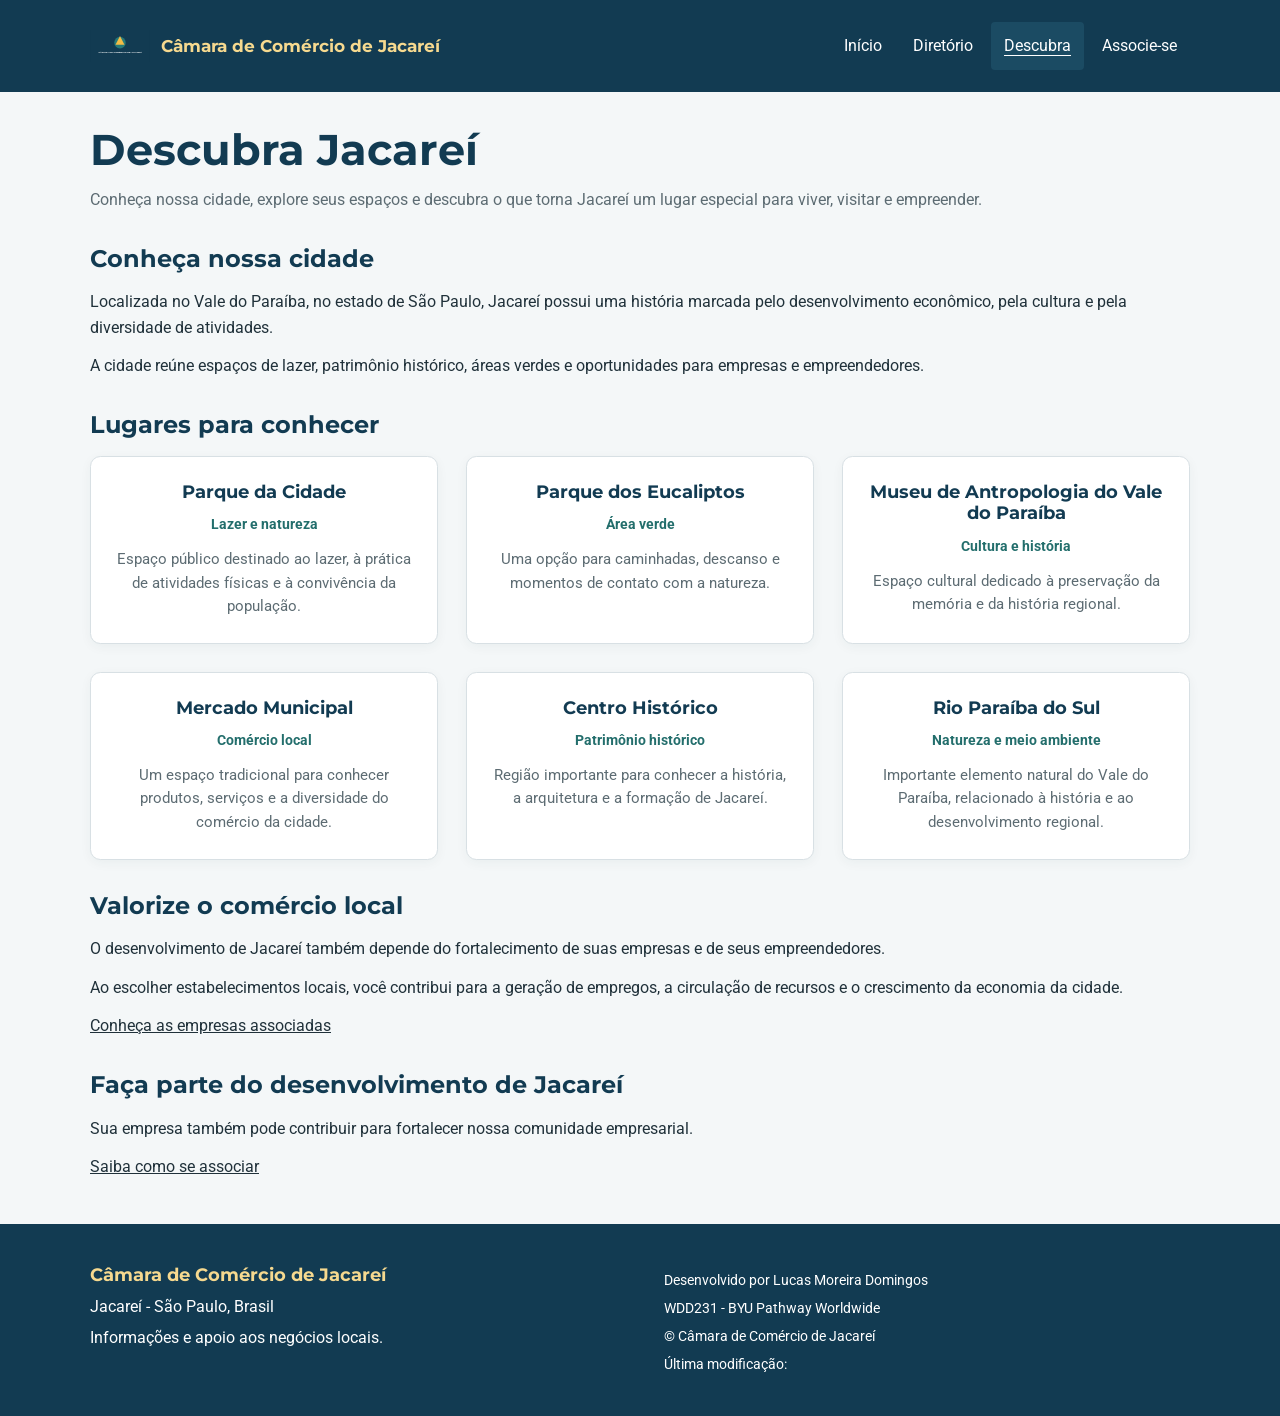
<file: camara/index.html>
<!DOCTYPE html>
<html lang="pt-BR">

<head>
    <meta charset="UTF-8">
    <meta name="viewport" content="width=device-width, initial-scale=1.0">

    <title>Descubra Jacareí | Câmara de Comércio de Jacareí</title>

    <meta name="description"
        content="Descubra Jacareí, conheça seus espaços culturais, áreas de lazer, história e oportunidades de desenvolvimento local.">

    <meta name="author" content="Lucas Moreira Domingos">
    <meta name="theme-color" content="#123b52">

    <!-- Favicon -->
    <link rel="icon" href="imagens/favicon.svg" type="image/svg+xml">

    <!-- Open Graph -->
    <meta property="og:title"
        content="Descubra Jacareí | Câmara de Comércio de Jacareí">

    <meta property="og:description"
        content="Explore Jacareí e conheça os lugares, a cultura e as oportunidades da cidade.">

    <meta property="og:image"
        content="https://luketa3965.github.io/wdd231/camara/imagens/compartilhamento.png">

    <meta property="og:url"
        content="https://luketa3965.github.io/wdd231/camara/descubra.html">

    <meta property="og:type" content="website">
    <!-- GOOGLE FONTS -->
    <link rel="preconnect" href="https://fonts.googleapis.com">
    <link rel="preconnect" href="https://fonts.gstatic.com" crossorigin>
    <link href="https://fonts.googleapis.com/css2?family=Montserrat:wght@400;500;600;700;800&family=Roboto:wght@400;500;700&display=swap" rel="stylesheet">

<!-- CSS -->
    <link rel="stylesheet" href="estilos/normalize.css">
    <link rel="stylesheet" href="estilos/telas-pequenas.css">
    <link rel="stylesheet" href="estilos/telas-grandes.css">

    <!-- JavaScript -->
    <script src="scripts/main.js" defer></script>

</head>

<body>

    <!-- CABEÇALHO -->
    <header class="site-header">

        <div class="brand">

            <a href="index.html" class="brand-link">

                <img
                    src="imagens/compartilhamento.svg"
                    alt="Logo da Câmara de Comércio de Jacareí"
                    width="60"
                    height="60">

                <span class="brand-name">
                    Câmara de Comércio de Jacareí
                </span>

            </a>

        </div>

        <!-- MENU MOBILE -->
        <button
            id="menu-button"
            class="menu-button"
            type="button"
            aria-label="Abrir menu de navegação"
            aria-expanded="false"
            aria-controls="primary-nav">

            ☰

        </button>

        <!-- NAVEGAÇÃO -->
        <nav
            id="primary-nav"
            class="primary-nav"
            aria-label="Navegação principal">

            <a href="index.html">Início</a>

            <a href="diretorio.html">Diretório</a>

            <a href="descubra.html" aria-current="page">
                Descubra
            </a>

            <a href="associe-se.html">Associe-se</a>

        </nav>

    </header>

    <!-- CONTEÚDO PRINCIPAL -->
    <main class="directory-main">

        <section class="directory-section">

            <!-- TÍTULO -->
            <div class="directory-heading">

                <div>

                    <h1>Descubra Jacareí</h1>

                    <p>
                        Conheça nossa cidade, explore seus espaços
                        e descubra o que torna Jacareí um lugar
                        especial para viver, visitar e empreender.
                    </p>

                </div>

            </div>

            <!-- APRESENTAÇÃO -->
            <section aria-labelledby="about-title">

                <h2 id="about-title">
                    Conheça nossa cidade
                </h2>

                <p>
                    Localizada no Vale do Paraíba, no estado de São Paulo,
                    Jacareí possui uma história marcada pelo desenvolvimento
                    econômico, pela cultura e pela diversidade de atividades.
                </p>

                <p>
                    A cidade reúne espaços de lazer, patrimônio histórico,
                    áreas verdes e oportunidades para empresas e
                    empreendedores.
                </p>

            </section>

            <!-- PONTOS DE INTERESSE -->
            <section aria-labelledby="places-title">

                <h2 id="places-title">
                    Lugares para conhecer
                </h2>

                <div class="members-grid">

                    <article class="member-card">

                        <h3>Parque da Cidade</h3>

                        <p class="member-category">
                            Lazer e natureza
                        </p>

                        <p class="member-details">
                            Espaço público destinado ao lazer,
                            à prática de atividades físicas e
                            à convivência da população.
                        </p>

                    </article>

                    <article class="member-card">

                        <h3>Parque dos Eucaliptos</h3>

                        <p class="member-category">
                            Área verde
                        </p>

                        <p class="member-details">
                            Uma opção para caminhadas, descanso
                            e momentos de contato com a natureza.
                        </p>

                    </article>

                    <article class="member-card">

                        <h3>Museu de Antropologia do Vale do Paraíba</h3>

                        <p class="member-category">
                            Cultura e história
                        </p>

                        <p class="member-details">
                            Espaço cultural dedicado à preservação
                            da memória e da história regional.
                        </p>

                    </article>

                    <article class="member-card">

                        <h3>Mercado Municipal</h3>

                        <p class="member-category">
                            Comércio local
                        </p>

                        <p class="member-details">
                            Um espaço tradicional para conhecer
                            produtos, serviços e a diversidade
                            do comércio da cidade.
                        </p>

                    </article>

                    <article class="member-card">

                        <h3>Centro Histórico</h3>

                        <p class="member-category">
                            Patrimônio histórico
                        </p>

                        <p class="member-details">
                            Região importante para conhecer
                            a história, a arquitetura e a
                            formação de Jacareí.
                        </p>

                    </article>

                    <article class="member-card">

                        <h3>Rio Paraíba do Sul</h3>

                        <p class="member-category">
                            Natureza e meio ambiente
                        </p>

                        <p class="member-details">
                            Importante elemento natural do Vale
                            do Paraíba, relacionado à história
                            e ao desenvolvimento regional.
                        </p>

                    </article>

                </div>

            </section>

            <!-- DESENVOLVIMENTO LOCAL -->
            <section aria-labelledby="local-title">

                <h2 id="local-title">
                    Valorize o comércio local
                </h2>

                <p>
                    O desenvolvimento de Jacareí também depende
                    do fortalecimento de suas empresas e de seus
                    empreendedores.
                </p>

                <p>
                    Ao escolher estabelecimentos locais, você
                    contribui para a geração de empregos,
                    a circulação de recursos e o crescimento
                    da economia da cidade.
                </p>

                <p>
                    <a href="diretorio.html">
                        Conheça as empresas associadas
                    </a>
                </p>

            </section>

            <!-- CHAMADA PARA ASSOCIAÇÃO -->
            <section aria-labelledby="join-title">

                <h2 id="join-title">
                    Faça parte do desenvolvimento de Jacareí
                </h2>

                <p>
                    Sua empresa também pode contribuir para
                    fortalecer nossa comunidade empresarial.
                </p>

                <p>
                    <a href="associe-se.html">
                        Saiba como se associar
                    </a>
                </p>

            </section>

        </section>

    </main>

    <!-- RODAPÉ -->
    <footer class="site-footer">

        <div class="footer-contact">

            <h2>Câmara de Comércio de Jacareí</h2>

            <p>Jacareí - São Paulo, Brasil</p>

            <p>Informações e apoio aos negócios locais.</p>

        </div>

        <div class="footer-development">

            <p>Desenvolvido por Lucas Moreira Domingos</p>

            <p>WDD231 - BYU Pathway Worldwide</p>

            <p>
                © <span id="current-year"></span>
                Câmara de Comércio de Jacareí
            </p>

            <p>
                Última modificação:
                <span id="last-modified"></span>
            </p>

        </div>

    </footer>

</body>

</html>
</file>
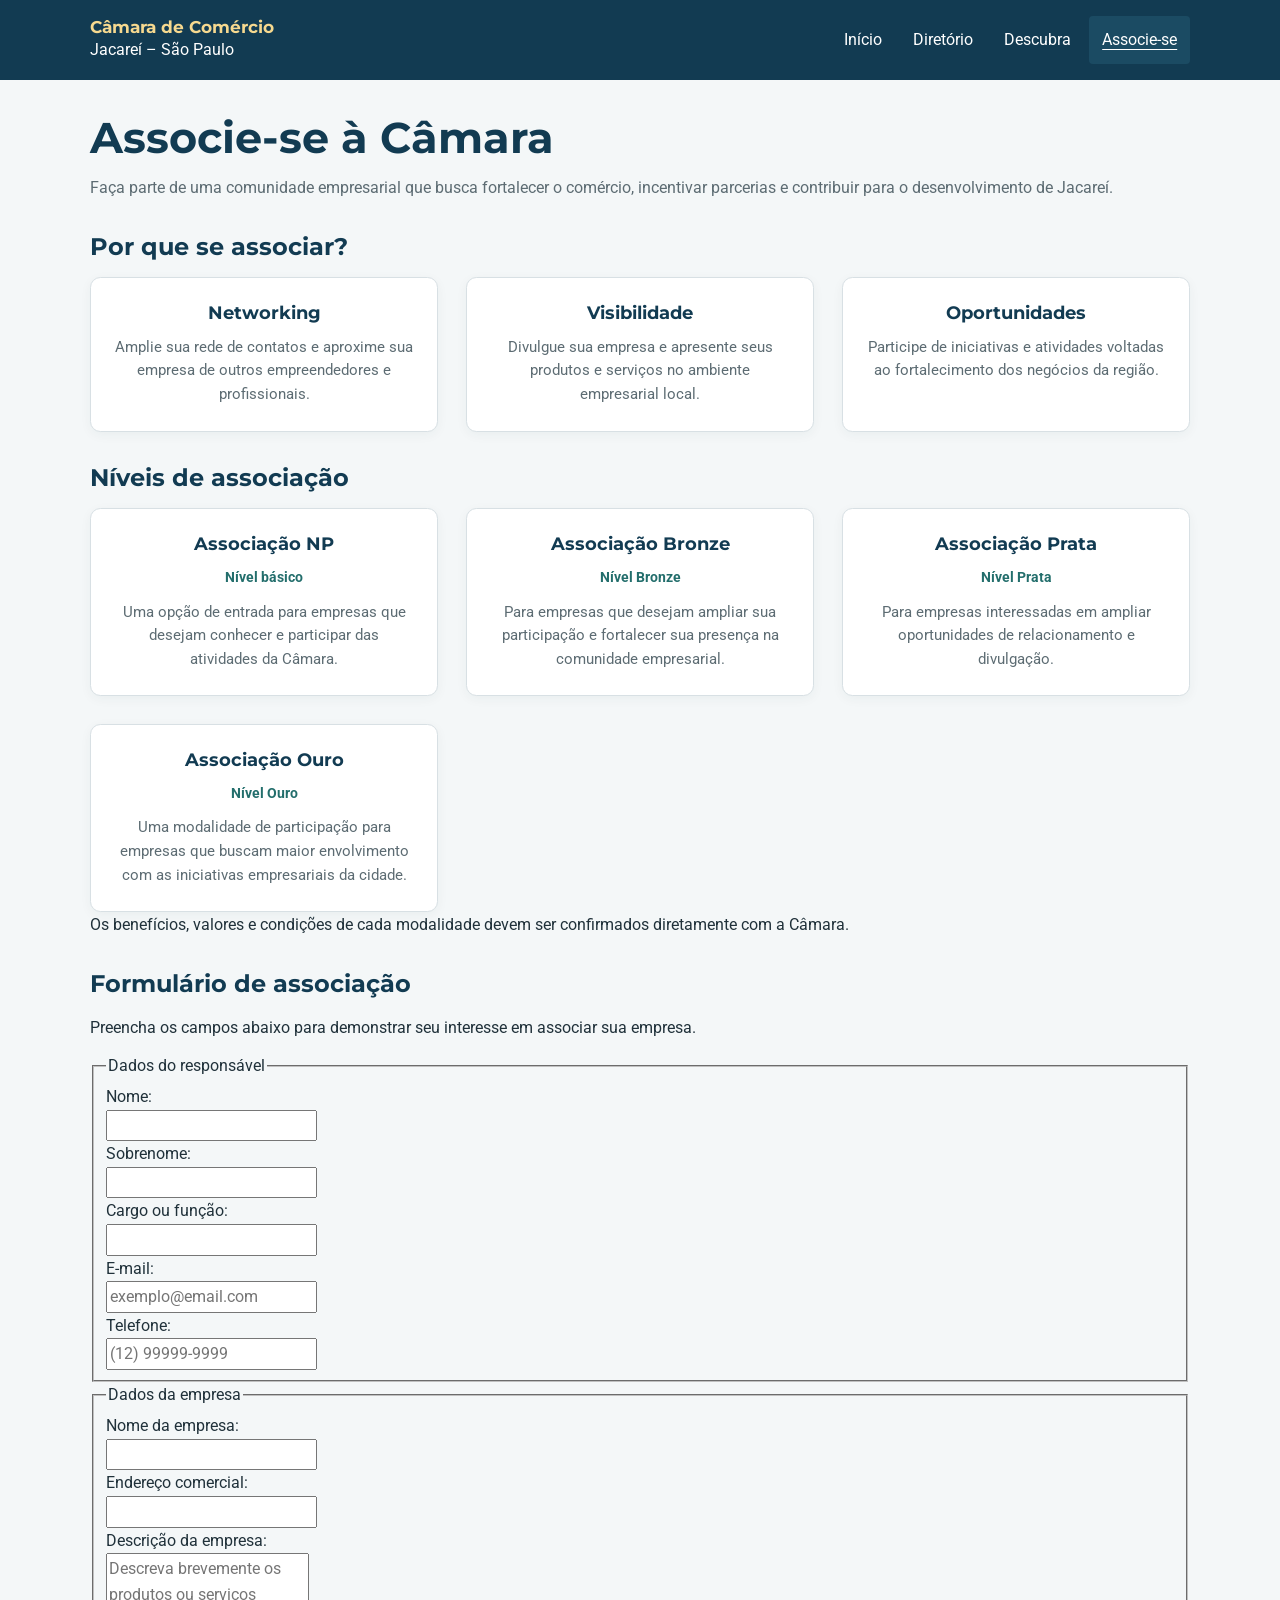
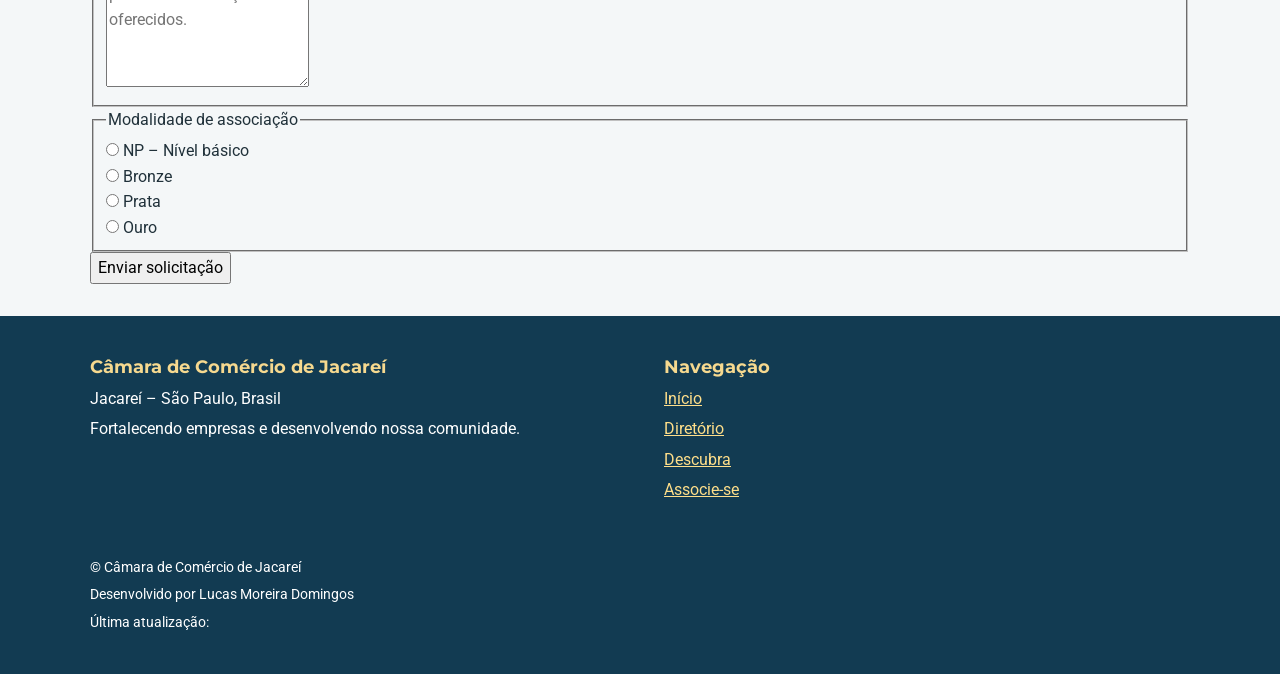
<file: camara/associe-se.html>
<!DOCTYPE html>
<html lang="pt-BR">

<head>
    <meta charset="UTF-8">
    <meta name="viewport" content="width=device-width, initial-scale=1.0">

    <title>Associe-se | Câmara de Comércio de Jacareí</title>

    <meta name="description"
        content="Associe sua empresa à Câmara de Comércio de Jacareí. Conheça os níveis de associação e faça parte do desenvolvimento empresarial da cidade.">

    <meta name="author" content="Lucas Moreira Domingos">

    <meta property="og:title" content="Associe-se | Câmara de Comércio de Jacareí">
    <meta property="og:description"
        content="Faça parte da Câmara de Comércio de Jacareí e fortaleça sua empresa.">
    <meta property="og:type" content="website">
    <meta property="og:url"
        content="https://luketa3965.github.io/wdd231/camara/associe-se.html">
    <meta property="og:image"
        content="https://luketa3965.github.io/wdd231/camara/imagens/compartilhamento.png">

    <link rel="icon" href="imagens/favicon.svg" type="image/svg+xml">
    <!-- GOOGLE FONTS -->
    <link rel="preconnect" href="https://fonts.googleapis.com">
    <link rel="preconnect" href="https://fonts.gstatic.com" crossorigin>
    <link href="https://fonts.googleapis.com/css2?family=Montserrat:wght@400;500;600;700;800&family=Roboto:wght@400;500;700&display=swap" rel="stylesheet">

<!-- CSS -->
    <link rel="stylesheet" href="estilos/normalize.css">
    <link rel="stylesheet" href="estilos/telas-pequenas.css">
    <link rel="stylesheet" href="estilos/telas-grandes.css">

    <!-- JavaScript -->
    <script src="scripts/main.js" defer></script>
</head>

<body>

    <header class="site-header">

        <div class="brand">
            <a class="brand-link" href="index.html">
                <div>
                    <h2 class="brand-name">Câmara de Comércio</h2>
                    <p>Jacareí – São Paulo</p>
                </div>
            </a>
        </div>

        <button class="menu-button" id="menu-button"
            aria-label="Abrir menu de navegação"
            aria-expanded="false"
            aria-controls="primary-nav">
            ☰
        </button>

        <nav class="primary-nav" id="primary-nav" aria-label="Navegação principal">
            <a href="index.html">Início</a>
            <a href="diretorio.html">Diretório</a>
            <a href="descubra.html">Descubra</a>
            <a href="associe-se.html" aria-current="page">Associe-se</a>
        </nav>

    </header>

    <main class="directory-main">

        <section class="directory-section">

            <div class="directory-heading">
                <div>
                    <h1>Associe-se à Câmara</h1>
                    <p>
                        Faça parte de uma comunidade empresarial que busca
                        fortalecer o comércio, incentivar parcerias e contribuir
                        para o desenvolvimento de Jacareí.
                    </p>
                </div>
            </div>

            <section aria-labelledby="beneficios">
                <h2 id="beneficios">Por que se associar?</h2>

                <div class="members-grid">

                    <article class="member-card">
                        <h3>Networking</h3>
                        <p class="member-details">
                            Amplie sua rede de contatos e aproxime sua empresa
                            de outros empreendedores e profissionais.
                        </p>
                    </article>

                    <article class="member-card">
                        <h3>Visibilidade</h3>
                        <p class="member-details">
                            Divulgue sua empresa e apresente seus produtos
                            e serviços no ambiente empresarial local.
                        </p>
                    </article>

                    <article class="member-card">
                        <h3>Oportunidades</h3>
                        <p class="member-details">
                            Participe de iniciativas e atividades voltadas
                            ao fortalecimento dos negócios da região.
                        </p>
                    </article>

                </div>
            </section>

            <section aria-labelledby="niveis-associacao">
                <h2 id="niveis-associacao">Níveis de associação</h2>

                <div class="members-grid">

                    <article class="member-card">
                        <h3>Associação NP</h3>
                        <p class="member-category">Nível básico</p>
                        <p class="member-details">
                            Uma opção de entrada para empresas que desejam
                            conhecer e participar das atividades da Câmara.
                        </p>
                    </article>

                    <article class="member-card">
                        <h3>Associação Bronze</h3>
                        <p class="member-category">Nível Bronze</p>
                        <p class="member-details">
                            Para empresas que desejam ampliar sua participação
                            e fortalecer sua presença na comunidade empresarial.
                        </p>
                    </article>

                    <article class="member-card">
                        <h3>Associação Prata</h3>
                        <p class="member-category">Nível Prata</p>
                        <p class="member-details">
                            Para empresas interessadas em ampliar oportunidades
                            de relacionamento e divulgação.
                        </p>
                    </article>

                    <article class="member-card">
                        <h3>Associação Ouro</h3>
                        <p class="member-category">Nível Ouro</p>
                        <p class="member-details">
                            Uma modalidade de participação para empresas que
                            buscam maior envolvimento com as iniciativas
                            empresariais da cidade.
                        </p>
                    </article>

                </div>

                <p>
                    Os benefícios, valores e condições de cada modalidade
                    devem ser confirmados diretamente com a Câmara.
                </p>
            </section>

            <section aria-labelledby="formulario-associacao">

                <h2 id="formulario-associacao">Formulário de associação</h2>

                <p>
                    Preencha os campos abaixo para demonstrar seu interesse
                    em associar sua empresa.
                </p>

                <form action="#" method="get">

                    <fieldset>
                        <legend>Dados do responsável</legend>

                        <p>
                            <label for="first-name">Nome:</label><br>
                            <input type="text" id="first-name" name="first-name"
                                autocomplete="given-name" required>
                        </p>

                        <p>
                            <label for="last-name">Sobrenome:</label><br>
                            <input type="text" id="last-name" name="last-name"
                                autocomplete="family-name" required>
                        </p>

                        <p>
                            <label for="title">Cargo ou função:</label><br>
                            <input type="text" id="title" name="title"
                                autocomplete="organization-title"
                                pattern="[A-Za-zÀ-ÿ\s-]{7,}"
                                title="Informe pelo menos sete caracteres.">
                        </p>

                        <p>
                            <label for="email">E-mail:</label><br>
                            <input type="email" id="email" name="email"
                                autocomplete="email"
                                placeholder="exemplo@email.com" required>
                        </p>

                        <p>
                            <label for="phone">Telefone:</label><br>
                            <input type="tel" id="phone" name="phone"
                                autocomplete="tel"
                                placeholder="(12) 99999-9999" required>
                        </p>

                    </fieldset>

                    <fieldset>
                        <legend>Dados da empresa</legend>

                        <p>
                            <label for="organization">Nome da empresa:</label><br>
                            <input type="text" id="organization"
                                name="organization"
                                autocomplete="organization" required>
                        </p>

                        <p>
                            <label for="business-address">Endereço comercial:</label><br>
                            <input type="text" id="business-address"
                                name="business-address"
                                autocomplete="street-address" required>
                        </p>

                        <p>
                            <label for="business-description">
                                Descrição da empresa:
                            </label><br>
                            <textarea id="business-description"
                                name="business-description"
                                rows="5"
                                placeholder="Descreva brevemente os produtos ou serviços oferecidos."
                                required></textarea>
                        </p>

                    </fieldset>

                    <fieldset>
                        <legend>Modalidade de associação</legend>

                        <p>
                            <input type="radio" id="np" name="membership-level"
                                value="NP" required>
                            <label for="np">NP – Nível básico</label>
                        </p>

                        <p>
                            <input type="radio" id="bronze" name="membership-level"
                                value="Bronze">
                            <label for="bronze">Bronze</label>
                        </p>

                        <p>
                            <input type="radio" id="silver" name="membership-level"
                                value="Prata">
                            <label for="silver">Prata</label>
                        </p>

                        <p>
                            <input type="radio" id="gold" name="membership-level"
                                value="Ouro">
                            <label for="gold">Ouro</label>
                        </p>

                    </fieldset>

                    <p>
                        <button type="submit">Enviar solicitação</button>
                    </p>

                </form>

            </section>

        </section>

    </main>

    <footer class="site-footer">

        <div>
            <h2>Câmara de Comércio de Jacareí</h2>
            <p>Jacareí – São Paulo, Brasil</p>
            <p>Fortalecendo empresas e desenvolvendo nossa comunidade.</p>
        </div>

        <div>
            <h2>Navegação</h2>
            <p><a href="index.html">Início</a></p>
            <p><a href="diretorio.html">Diretório</a></p>
            <p><a href="descubra.html">Descubra</a></p>
            <p><a href="associe-se.html">Associe-se</a></p>
        </div>

        <div class="footer-development">
            <p>
                &copy; <span id="current-year"></span>
                Câmara de Comércio de Jacareí
            </p>
            <p>Desenvolvido por Lucas Moreira Domingos</p>
            <p>Última atualização: <span id="last-modified"></span></p>
        </div>

    </footer>

</body>

</html>
</file>
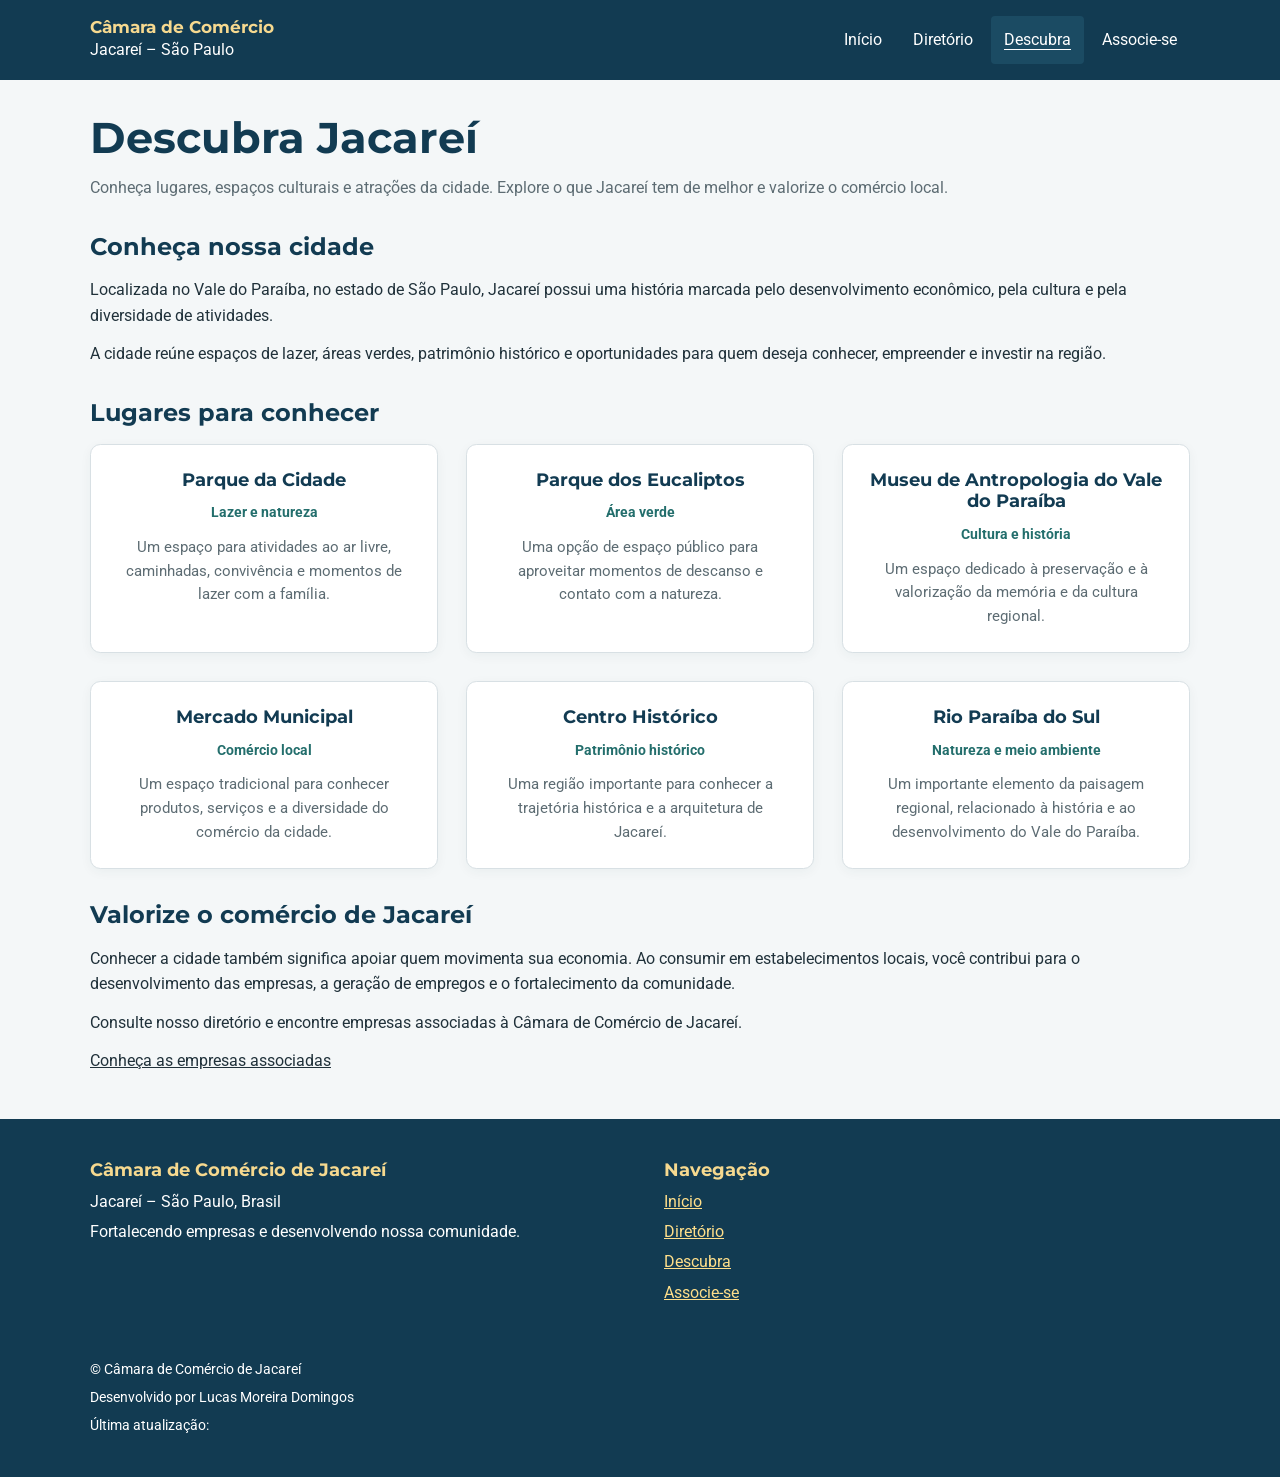
<file: camara/descubra.html>
<!DOCTYPE html>
<html lang="pt-BR">

<head>
    <meta charset="UTF-8">
    <meta name="viewport" content="width=device-width, initial-scale=1.0">

    <title>Descubra Jacareí | Câmara de Comércio de Jacareí</title>

    <meta name="description"
        content="Descubra os principais espaços, atrações e oportunidades de Jacareí. Conheça a cidade e fortaleça o comércio local.">

    <meta name="author" content="Lucas Moreira Domingos">

    <meta property="og:title" content="Descubra Jacareí | Câmara de Comércio">
    <meta property="og:description"
        content="Conheça Jacareí, seus espaços de lazer, cultura e oportunidades.">
    <meta property="og:type" content="website">
    <meta property="og:url"
        content="https://luketa3965.github.io/wdd231/camara/descubra.html">
    <meta property="og:image"
        content="https://luketa3965.github.io/wdd231/camara/imagens/compartilhamento.png">

    <link rel="icon" href="imagens/favicon.svg" type="image/svg+xml">
    <!-- GOOGLE FONTS -->
    <link rel="preconnect" href="https://fonts.googleapis.com">
    <link rel="preconnect" href="https://fonts.gstatic.com" crossorigin>
    <link href="https://fonts.googleapis.com/css2?family=Montserrat:wght@400;500;600;700;800&family=Roboto:wght@400;500;700&display=swap" rel="stylesheet">

<!-- CSS -->
    <link rel="stylesheet" href="estilos/normalize.css">
    <link rel="stylesheet" href="estilos/telas-pequenas.css">
    <link rel="stylesheet" href="estilos/telas-grandes.css">

    <!-- JavaScript -->
    <script src="scripts/main.js" defer></script>
</head>

<body>

    <header class="site-header">

        <div class="brand">
            <a class="brand-link" href="index.html">
                <div>
                    <h2 class="brand-name">Câmara de Comércio</h2>
                    <p>Jacareí – São Paulo</p>
                </div>
            </a>
        </div>

        <button class="menu-button" id="menu-button"
            aria-label="Abrir menu de navegação"
            aria-expanded="false"
            aria-controls="primary-nav">
            ☰
        </button>

        <nav class="primary-nav" id="primary-nav" aria-label="Navegação principal">
            <a href="index.html">Início</a>
            <a href="diretorio.html">Diretório</a>
            <a href="descubra.html" aria-current="page">Descubra</a>
            <a href="associe-se.html">Associe-se</a>
        </nav>

    </header>

    <main class="directory-main">

        <section class="directory-section">

            <div class="directory-heading">
                <div>
                    <h1>Descubra Jacareí</h1>
                    <p>
                        Conheça lugares, espaços culturais e atrações da cidade.
                        Explore o que Jacareí tem de melhor e valorize o comércio local.
                    </p>
                </div>
            </div>

            <section aria-labelledby="sobre-jacarei">
                <h2 id="sobre-jacarei">Conheça nossa cidade</h2>

                <p>
                    Localizada no Vale do Paraíba, no estado de São Paulo,
                    Jacareí possui uma história marcada pelo desenvolvimento
                    econômico, pela cultura e pela diversidade de atividades.
                </p>

                <p>
                    A cidade reúne espaços de lazer, áreas verdes, patrimônio
                    histórico e oportunidades para quem deseja conhecer,
                    empreender e investir na região.
                </p>
            </section>

            <section aria-labelledby="atracoes-jacarei">
                <h2 id="atracoes-jacarei">Lugares para conhecer</h2>

                <div class="members-grid">

                    <article class="member-card">
                        <h3>Parque da Cidade</h3>
                        <p class="member-category">Lazer e natureza</p>
                        <p class="member-details">
                            Um espaço para atividades ao ar livre, caminhadas,
                            convivência e momentos de lazer com a família.
                        </p>
                    </article>

                    <article class="member-card">
                        <h3>Parque dos Eucaliptos</h3>
                        <p class="member-category">Área verde</p>
                        <p class="member-details">
                            Uma opção de espaço público para aproveitar
                            momentos de descanso e contato com a natureza.
                        </p>
                    </article>

                    <article class="member-card">
                        <h3>Museu de Antropologia do Vale do Paraíba</h3>
                        <p class="member-category">Cultura e história</p>
                        <p class="member-details">
                            Um espaço dedicado à preservação e à valorização
                            da memória e da cultura regional.
                        </p>
                    </article>

                    <article class="member-card">
                        <h3>Mercado Municipal</h3>
                        <p class="member-category">Comércio local</p>
                        <p class="member-details">
                            Um espaço tradicional para conhecer produtos,
                            serviços e a diversidade do comércio da cidade.
                        </p>
                    </article>

                    <article class="member-card">
                        <h3>Centro Histórico</h3>
                        <p class="member-category">Patrimônio histórico</p>
                        <p class="member-details">
                            Uma região importante para conhecer a trajetória
                            histórica e a arquitetura de Jacareí.
                        </p>
                    </article>

                    <article class="member-card">
                        <h3>Rio Paraíba do Sul</h3>
                        <p class="member-category">Natureza e meio ambiente</p>
                        <p class="member-details">
                            Um importante elemento da paisagem regional,
                            relacionado à história e ao desenvolvimento
                            do Vale do Paraíba.
                        </p>
                    </article>

                </div>
            </section>

            <section aria-labelledby="desenvolvimento-local">
                <h2 id="desenvolvimento-local">Valorize o comércio de Jacareí</h2>

                <p>
                    Conhecer a cidade também significa apoiar quem movimenta
                    sua economia. Ao consumir em estabelecimentos locais,
                    você contribui para o desenvolvimento das empresas,
                    a geração de empregos e o fortalecimento da comunidade.
                </p>

                <p>
                    Consulte nosso diretório e encontre empresas associadas
                    à Câmara de Comércio de Jacareí.
                </p>

                <p>
                    <a href="diretorio.html">Conheça as empresas associadas</a>
                </p>

            </section>

        </section>

    </main>

    <footer class="site-footer">

        <div>
            <h2>Câmara de Comércio de Jacareí</h2>
            <p>Jacareí – São Paulo, Brasil</p>
            <p>Fortalecendo empresas e desenvolvendo nossa comunidade.</p>
        </div>

        <div>
            <h2>Navegação</h2>
            <p><a href="index.html">Início</a></p>
            <p><a href="diretorio.html">Diretório</a></p>
            <p><a href="descubra.html">Descubra</a></p>
            <p><a href="associe-se.html">Associe-se</a></p>
        </div>

        <div class="footer-development">
            <p>
                &copy; <span id="current-year"></span>
                Câmara de Comércio de Jacareí
            </p>
            <p>Desenvolvido por Lucas Moreira Domingos</p>
            <p>Última atualização: <span id="last-modified"></span></p>
        </div>

    </footer>

</body>

</html>
</file>
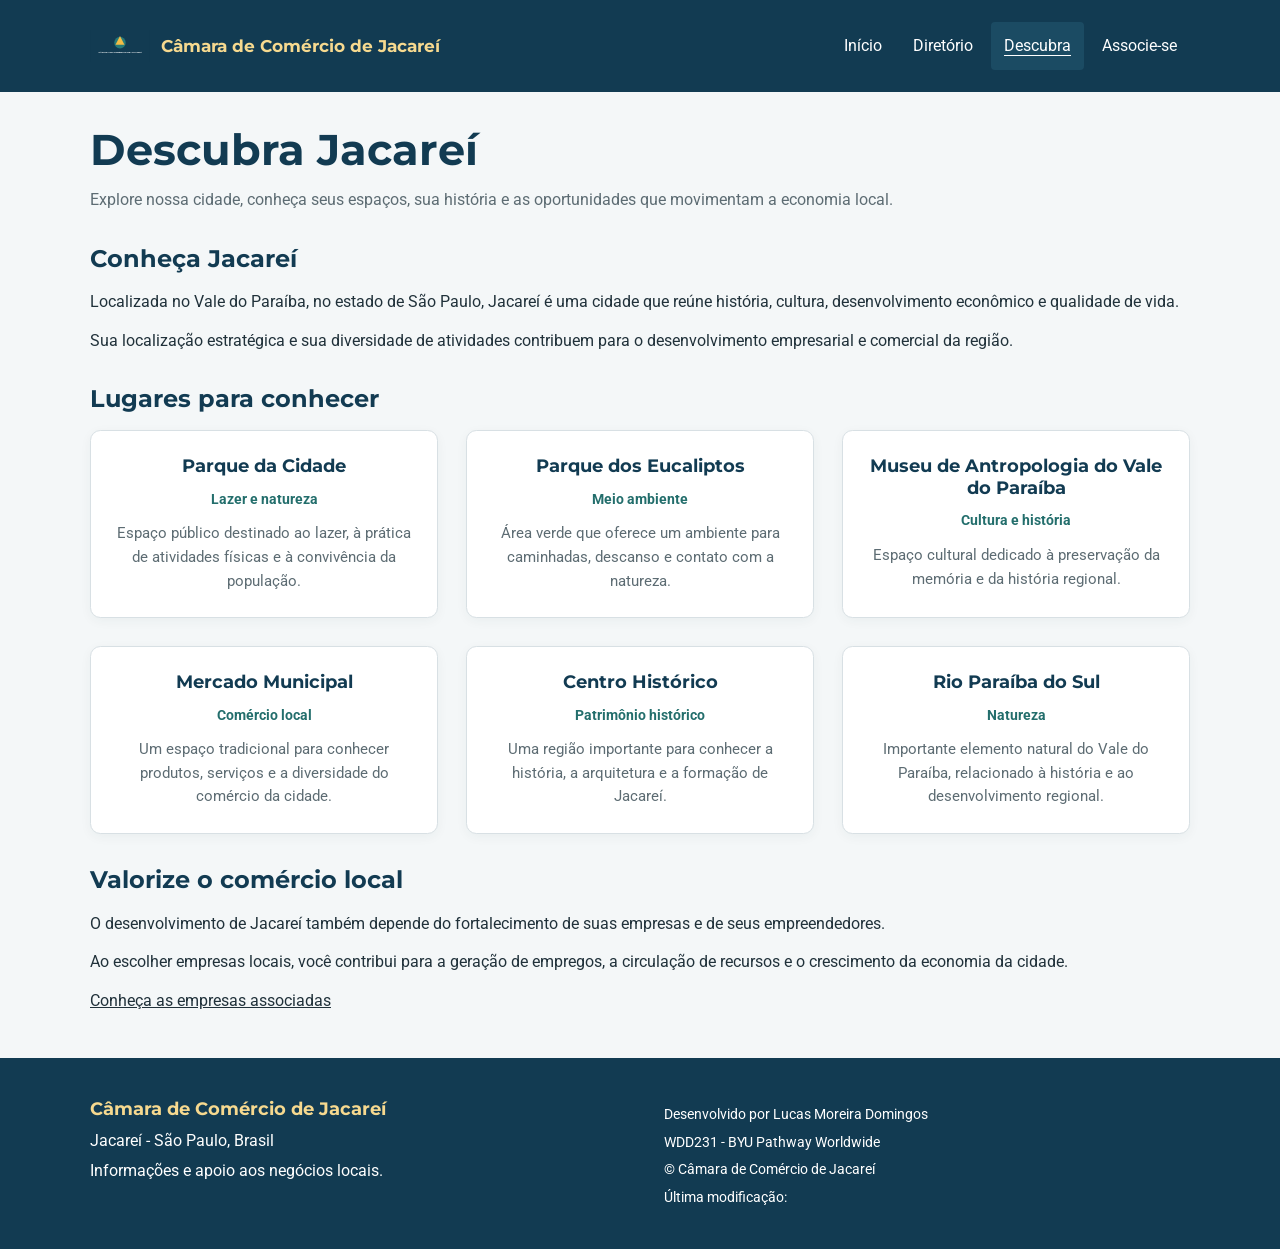
<file: camara/diretorio.html>
<!DOCTYPE html>
<html lang="pt-BR">

<head>
    <meta charset="UTF-8">
    <meta name="viewport" content="width=device-width, initial-scale=1.0">

    <title>Descubra Jacareí | Câmara de Comércio de Jacareí</title>

    <meta name="description"
        content="Descubra os principais lugares, atrações, espaços culturais e oportunidades de Jacareí.">

    <meta name="author" content="Lucas Moreira Domingos">
    <meta name="theme-color" content="#123b52">

    <!-- Favicon -->
    <link rel="icon" href="imagens/favicon.svg" type="image/svg+xml">

    <!-- Open Graph -->
    <meta property="og:title"
        content="Descubra Jacareí | Câmara de Comércio de Jacareí">

    <meta property="og:description"
        content="Conheça os lugares, a cultura e as oportunidades de Jacareí.">

    <meta property="og:image"
        content="https://luketa3965.github.io/wdd231/camara/imagens/compartilhamento.png">

    <meta property="og:url"
        content="https://luketa3965.github.io/wdd231/camara/descubra.html">

    <meta property="og:type" content="website">
    <!-- GOOGLE FONTS -->
    <link rel="preconnect" href="https://fonts.googleapis.com">
    <link rel="preconnect" href="https://fonts.gstatic.com" crossorigin>
    <link href="https://fonts.googleapis.com/css2?family=Montserrat:wght@400;500;600;700;800&family=Roboto:wght@400;500;700&display=swap" rel="stylesheet">


    <!-- CSS -->
    <link rel="stylesheet" href="estilos/normalize.css">
    <link rel="stylesheet" href="estilos/telas-pequenas.css">
    <link rel="stylesheet" href="estilos/telas-grandes.css">

    <!-- JavaScript -->
    <script src="scripts/main.js" defer></script>

</head>

<body>

    <!-- CABEÇALHO -->
    <header class="site-header">

        <div class="brand">

            <a href="index.html" class="brand-link">

                <img
                    src="imagens/compartilhamento.svg"
                    alt="Logo da Câmara de Comércio de Jacareí"
                    width="60"
                    height="60">

                <span class="brand-name">
                    Câmara de Comércio de Jacareí
                </span>

            </a>

        </div>

        <!-- MENU MOBILE -->
        <button
            id="menu-button"
            class="menu-button"
            type="button"
            aria-label="Abrir menu de navegação"
            aria-expanded="false"
            aria-controls="primary-nav">

            ☰

        </button>

        <!-- NAVEGAÇÃO -->
        <nav
            id="primary-nav"
            class="primary-nav"
            aria-label="Navegação principal">

            <a href="index.html">Início</a>

            <a href="diretorio.html">Diretório</a>

            <a href="descubra.html" aria-current="page">
                Descubra
            </a>

            <a href="associe-se.html">Associe-se</a>

        </nav>

    </header>

    <!-- CONTEÚDO PRINCIPAL -->
    <main class="directory-main">

        <section class="directory-section">

            <div class="directory-heading">

                <div>

                    <h1>Descubra Jacareí</h1>

                    <p>
                        Explore nossa cidade, conheça seus espaços,
                        sua história e as oportunidades que movimentam
                        a economia local.
                    </p>

                </div>

            </div>

            <!-- SOBRE A CIDADE -->
            <section aria-labelledby="about-jacarei">

                <h2 id="about-jacarei">Conheça Jacareí</h2>

                <p>
                    Localizada no Vale do Paraíba, no estado de São Paulo,
                    Jacareí é uma cidade que reúne história, cultura,
                    desenvolvimento econômico e qualidade de vida.
                </p>

                <p>
                    Sua localização estratégica e sua diversidade de
                    atividades contribuem para o desenvolvimento
                    empresarial e comercial da região.
                </p>

            </section>

            <!-- PONTOS DE INTERESSE -->
            <section aria-labelledby="places-title">

                <h2 id="places-title">Lugares para conhecer</h2>

                <div class="members-grid">

                    <article class="member-card">

                        <h3>Parque da Cidade</h3>

                        <p class="member-category">
                            Lazer e natureza
                        </p>

                        <p class="member-details">
                            Espaço público destinado ao lazer,
                            à prática de atividades físicas e
                            à convivência da população.
                        </p>

                    </article>

                    <article class="member-card">

                        <h3>Parque dos Eucaliptos</h3>

                        <p class="member-category">
                            Meio ambiente
                        </p>

                        <p class="member-details">
                            Área verde que oferece um ambiente
                            para caminhadas, descanso e contato
                            com a natureza.
                        </p>

                    </article>

                    <article class="member-card">

                        <h3>Museu de Antropologia do Vale do Paraíba</h3>

                        <p class="member-category">
                            Cultura e história
                        </p>

                        <p class="member-details">
                            Espaço cultural dedicado à preservação
                            da memória e da história regional.
                        </p>

                    </article>

                    <article class="member-card">

                        <h3>Mercado Municipal</h3>

                        <p class="member-category">
                            Comércio local
                        </p>

                        <p class="member-details">
                            Um espaço tradicional para conhecer
                            produtos, serviços e a diversidade
                            do comércio da cidade.
                        </p>

                    </article>

                    <article class="member-card">

                        <h3>Centro Histórico</h3>

                        <p class="member-category">
                            Patrimônio histórico
                        </p>

                        <p class="member-details">
                            Uma região importante para conhecer
                            a história, a arquitetura e a formação
                            de Jacareí.
                        </p>

                    </article>

                    <article class="member-card">

                        <h3>Rio Paraíba do Sul</h3>

                        <p class="member-category">
                            Natureza
                        </p>

                        <p class="member-details">
                            Importante elemento natural do Vale
                            do Paraíba, relacionado à história
                            e ao desenvolvimento regional.
                        </p>

                    </article>

                </div>

            </section>

            <!-- COMÉRCIO LOCAL -->
            <section aria-labelledby="local-business">

                <h2 id="local-business">
                    Valorize o comércio local
                </h2>

                <p>
                    O desenvolvimento de Jacareí também depende
                    do fortalecimento de suas empresas e de seus
                    empreendedores.
                </p>

                <p>
                    Ao escolher empresas locais, você contribui
                    para a geração de empregos, a circulação de
                    recursos e o crescimento da economia da cidade.
                </p>

                <p>
                    <a href="diretorio.html">
                        Conheça as empresas associadas
                    </a>
                </p>

            </section>

        </section>

    </main>

    <!-- RODAPÉ -->
    <footer class="site-footer">

        <div class="footer-contact">

            <h2>Câmara de Comércio de Jacareí</h2>

            <p>Jacareí - São Paulo, Brasil</p>

            <p>Informações e apoio aos negócios locais.</p>

        </div>

        <div class="footer-development">

            <p>Desenvolvido por Lucas Moreira Domingos</p>

            <p>WDD231 - BYU Pathway Worldwide</p>

            <p>
                © <span id="current-year"></span>
                Câmara de Comércio de Jacareí
            </p>

            <p>
                Última modificação:
                <span id="last-modified"></span>
            </p>

        </div>

    </footer>

</body>

</html>
</file>
<file: camara/estilos/telas-pequenas.css>
/* =====================================
   CÂMARA DE COMÉRCIO DE JACAREÍ
   ESTILOS PARA TELAS PEQUENAS
   Desenvolvido por Lucas Moreira Domingos
===================================== */

/* =====================================
   1. VARIÁVEIS
===================================== */

:root {
    --color-primary: #123b52;
    --color-secondary: #e5a823;
    --color-accent: #236e6c;
    --color-background: #f4f7f8;
    --color-surface: #ffffff;
    --color-text: #20313a;
    --color-muted: #5d6c73;
    --color-border: #d8e0e4;
    --color-white: #ffffff;
    --color-highlight: #f6d98f;
    --color-link: #ffdf8a;

    --font-body: "Roboto", Arial, Helvetica, sans-serif;
    --font-heading: "Montserrat", Arial, Helvetica, sans-serif;
}

/* =====================================
   2. CONFIGURAÇÕES GERAIS
===================================== */

* {
    box-sizing: border-box;
}

body {
    min-width: 320px;
    margin: 0;
    background: var(--color-background);
    color: var(--color-text);
    font-family: var(--font-body);
    line-height: 1.6;
}

h1,
h2,
h3,
h4,
h5,
h6 {
    font-family: var(--font-heading);
    line-height: 1.2;
}

img {
    max-width: 100%;
    height: auto;
}

button {
    cursor: pointer;
    font-family: inherit;
}

a {
    overflow-wrap: anywhere;
}

/* =====================================
   3. CABEÇALHO
===================================== */

.site-header {
    position: relative;
    display: flex;
    flex-wrap: wrap;
    align-items: center;
    justify-content: space-between;
    gap: 1rem;
    padding: 1rem;
    background: var(--color-primary);
    color: var(--color-white);
}

.brand,
.brand-link {
    display: flex;
    align-items: center;
}

.brand-link {
    gap: 0.7rem;
    color: var(--color-white);
    text-decoration: none;
}

.brand-link img {
    width: 60px;
    height: 60px;
    object-fit: contain;
}

.brand-name,
.brand-link h2 {
    color: var(--color-highlight);
    font-family: var(--font-heading);
    font-size: 1.05rem;
    font-weight: 700;
}

/* =====================================
   4. BOTÃO DO MENU
===================================== */

.menu-button {
    padding: 0.45rem 0.7rem;
    border: 1px solid #ffffff80;
    border-radius: 0.35rem;
    background: var(--color-primary);
    color: var(--color-white);
    font-size: 1.4rem;
}

.menu-button:hover {
    background: #1b4b63;
}

/* =====================================
   5. NAVEGAÇÃO
===================================== */

.primary-nav {
    display: none;
    flex-basis: 100%;
    flex-direction: column;
    gap: 0.25rem;
}

.primary-nav.is-open {
    display: flex;
}

.primary-nav a {
    padding: 0.7rem 0.8rem;
    border-radius: 0.25rem;
    color: var(--color-white);
    text-decoration: none;
}

.primary-nav a:hover,
.primary-nav a[aria-current="page"] {
    background: #1b4b63;
    color: var(--color-white);
    text-decoration: underline;
    text-underline-offset: 0.25rem;
}

/* =====================================
   6. CONTEÚDO PRINCIPAL
===================================== */

.directory-main {
    width: min(100% - 2rem, 1100px);
    margin: 0 auto;
}

.directory-section {
    padding: 2rem 0 3rem;
}

.directory-heading {
    display: flex;
    flex-direction: column;
    gap: 1rem;
    margin-bottom: 1.2rem;
}

.directory-heading h1 {
    color: var(--color-primary);
    font-size: clamp(1.8rem, 7vw, 2.7rem);
}

.directory-heading p {
    margin-top: 0.7rem;
    color: var(--color-muted);
}

/* SEÇÕES DA PÁGINA DESCOBRIR */

.directory-section > section {
    margin-top: 2rem;
}

.directory-section > section h2 {
    margin-bottom: 1rem;
    color: var(--color-primary);
    font-size: 1.5rem;
}

.directory-section > section > p {
    margin-bottom: 0.8rem;
}

/* =====================================
   7. CONTADOR DE EMPRESAS
===================================== */

#member-count {
    margin: 0.5rem 0 1rem;
    color: var(--color-muted);
    font-size: 0.92rem;
}

/* =====================================
   8. BOTÕES DE VISUALIZAÇÃO
===================================== */

.view-controls {
    display: flex;
    flex-wrap: wrap;
    gap: 0.5rem;
    margin-bottom: 1.2rem;
}

.view-controls button {
    padding: 0.55rem 0.9rem;
    border: 1px solid var(--color-primary);
    border-radius: 0.35rem;
    background: var(--color-surface);
    color: var(--color-primary);
    font-weight: 700;
}

.view-controls button:hover,
.view-controls button.is-active,
.view-controls button[aria-pressed="true"] {
    background: var(--color-primary);
    color: var(--color-white);
}

/* =====================================
   9. GRADE DE EMPRESAS
===================================== */

.members-grid {
    display: grid;
    grid-template-columns: minmax(0, 1fr);
    gap: 1rem;
}

/* =====================================
   10. CARTÕES
===================================== */

.member-card {
    display: flex;
    min-width: 0;
    flex-direction: column;
    align-items: center;
    gap: 0.75rem;
    padding: 1.2rem;
    border: 1px solid var(--color-border);
    border-radius: 0.65rem;
    background: var(--color-surface);
    box-shadow: 0 3px 12px #1738490c;
    text-align: center;
}

.member-logo {
    width: 104px;
    height: 80px;
    object-fit: contain;
}

.member-card h3 {
    color: var(--color-primary);
    font-size: 1.12rem;
}

.member-category {
    color: var(--color-accent);
    font-size: 0.85rem;
    font-weight: 700;
}

.member-details {
    color: var(--color-muted);
    font-size: 0.92rem;
    overflow-wrap: anywhere;
}

.member-card a {
    color: var(--color-accent);
    font-weight: 700;
    overflow-wrap: anywhere;
}

/* =====================================
   11. VISUALIZAÇÃO EM LISTA
===================================== */

.members-list {
    display: flex;
    flex-direction: column;
    gap: 0.5rem;
}

.members-list .member-card {
    display: grid;
    grid-template-columns: 76px minmax(0, 1fr);
    justify-items: start;
    gap: 0.3rem 1rem;
    padding: 0.8rem 1rem;
    text-align: left;
}

.members-list .member-logo {
    grid-row: span 5;
    width: 70px;
    height: 65px;
}

.members-list .member-card h3,
.members-list .member-card p,
.members-list .member-card a {
    min-width: 0;
}

/* =====================================
   12. MENSAGENS
===================================== */

.status-message {
    grid-column: 1 / -1;
    padding: 1.5rem;
    color: var(--color-muted);
    text-align: center;
}

/* =====================================
   13. RODAPÉ
===================================== */

.site-footer {
    display: grid;
    gap: 1.5rem;
    padding: 2rem 1rem;
    background: var(--color-primary);
    color: var(--color-white);
}

.site-footer h2 {
    margin-bottom: 0.5rem;
    color: var(--color-highlight);
    font-size: 1.15rem;
}

.site-footer p {
    margin-top: 0.3rem;
    overflow-wrap: anywhere;
}

.site-footer a {
    color: var(--color-link);
}

.footer-development {
    padding-top: 1rem;
    border-top: 1px solid #ffffff40;
    font-size: 0.9rem;
}

/* =====================================
   14. ACESSIBILIDADE
===================================== */

a:focus-visible,
button:focus-visible {
    outline: 3px solid var(--color-secondary);
    outline-offset: 3px;
}
</file>
<file: camara/estilos/telas-grandes.css>
/* =====================================
   TELAS GRANDES
   Câmara de Comércio de Jacareí
===================================== */

/* =====================================
   TELAS A PARTIR DE 700px
===================================== */

@media screen and (min-width: 700px) {

    /* CABEÇALHO */

    .site-header {
        padding: 1rem max(2rem, calc((100% - 1100px) / 2));
        display: flex;
        align-items: center;
        justify-content: space-between;
        gap: 2rem;
    }

    /* NAVEGAÇÃO */

    .menu-button {
        display: none;
    }

    .primary-nav {
        display: flex;
        flex-basis: auto;
        flex-direction: row;
        align-items: center;
        justify-content: flex-end;
        gap: 0.35rem;
    }

    .primary-nav a {
        white-space: nowrap;
    }

    /* CONTEÚDO PRINCIPAL */

    .directory-main {
        width: min(100% - 4rem, 1100px);
        margin-inline: auto;
    }

    .directory-section {
        padding-block: 2rem;
    }

    /* TÍTULO E CONTROLES */

    .directory-heading {
        display: flex;
        flex-direction: row;
        align-items: end;
        justify-content: space-between;
        gap: 2rem;
    }

    /* DIRETÓRIO DE EMPRESAS */

    .members-grid {
        grid-template-columns: repeat(2, minmax(0, 1fr));
        gap: 1.5rem;
    }

    .member-card {
        padding: 1.5rem;
    }

    /* RODAPÉ */

    .site-footer {
        display: grid;
        grid-template-columns: repeat(2, minmax(0, 1fr));
        align-items: start;
        gap: 3rem;
        padding: 2.5rem max(2rem, calc((100% - 1100px) / 2));
    }

    .footer-development {
        padding-top: 0;
        border-top: 0;
    }
}

/* =====================================
   TELAS A PARTIR DE 1000px
===================================== */

@media screen and (min-width: 1000px) {

    /* DIRETÓRIO */

    .members-grid {
        grid-template-columns: repeat(3, minmax(0, 1fr));
        gap: 1.75rem;
    }

    /* CARTÕES */

    .member-card {
        transition:
            transform 0.2s ease,
            box-shadow 0.2s ease;
    }

    .member-card:hover {
        transform: translateY(-4px);
        box-shadow: 0 8px 20px rgb(0 0 0 / 10%);
    }
}

/* =====================================
   TELAS EXTRA GRANDES
===================================== */

@media screen and (min-width: 1200px) {

    .members-grid {
        grid-template-columns: repeat(3, minmax(0, 1fr));
    }

    .directory-main {
        width: min(100% - 4rem, 1100px);
    }
}

/* =====================================
   ACESSIBILIDADE
===================================== */

@media (prefers-reduced-motion: reduce) {

    .member-card {
        transition: none;
    }

    .member-card:hover {
        transform: none;
    }
}
</file>
